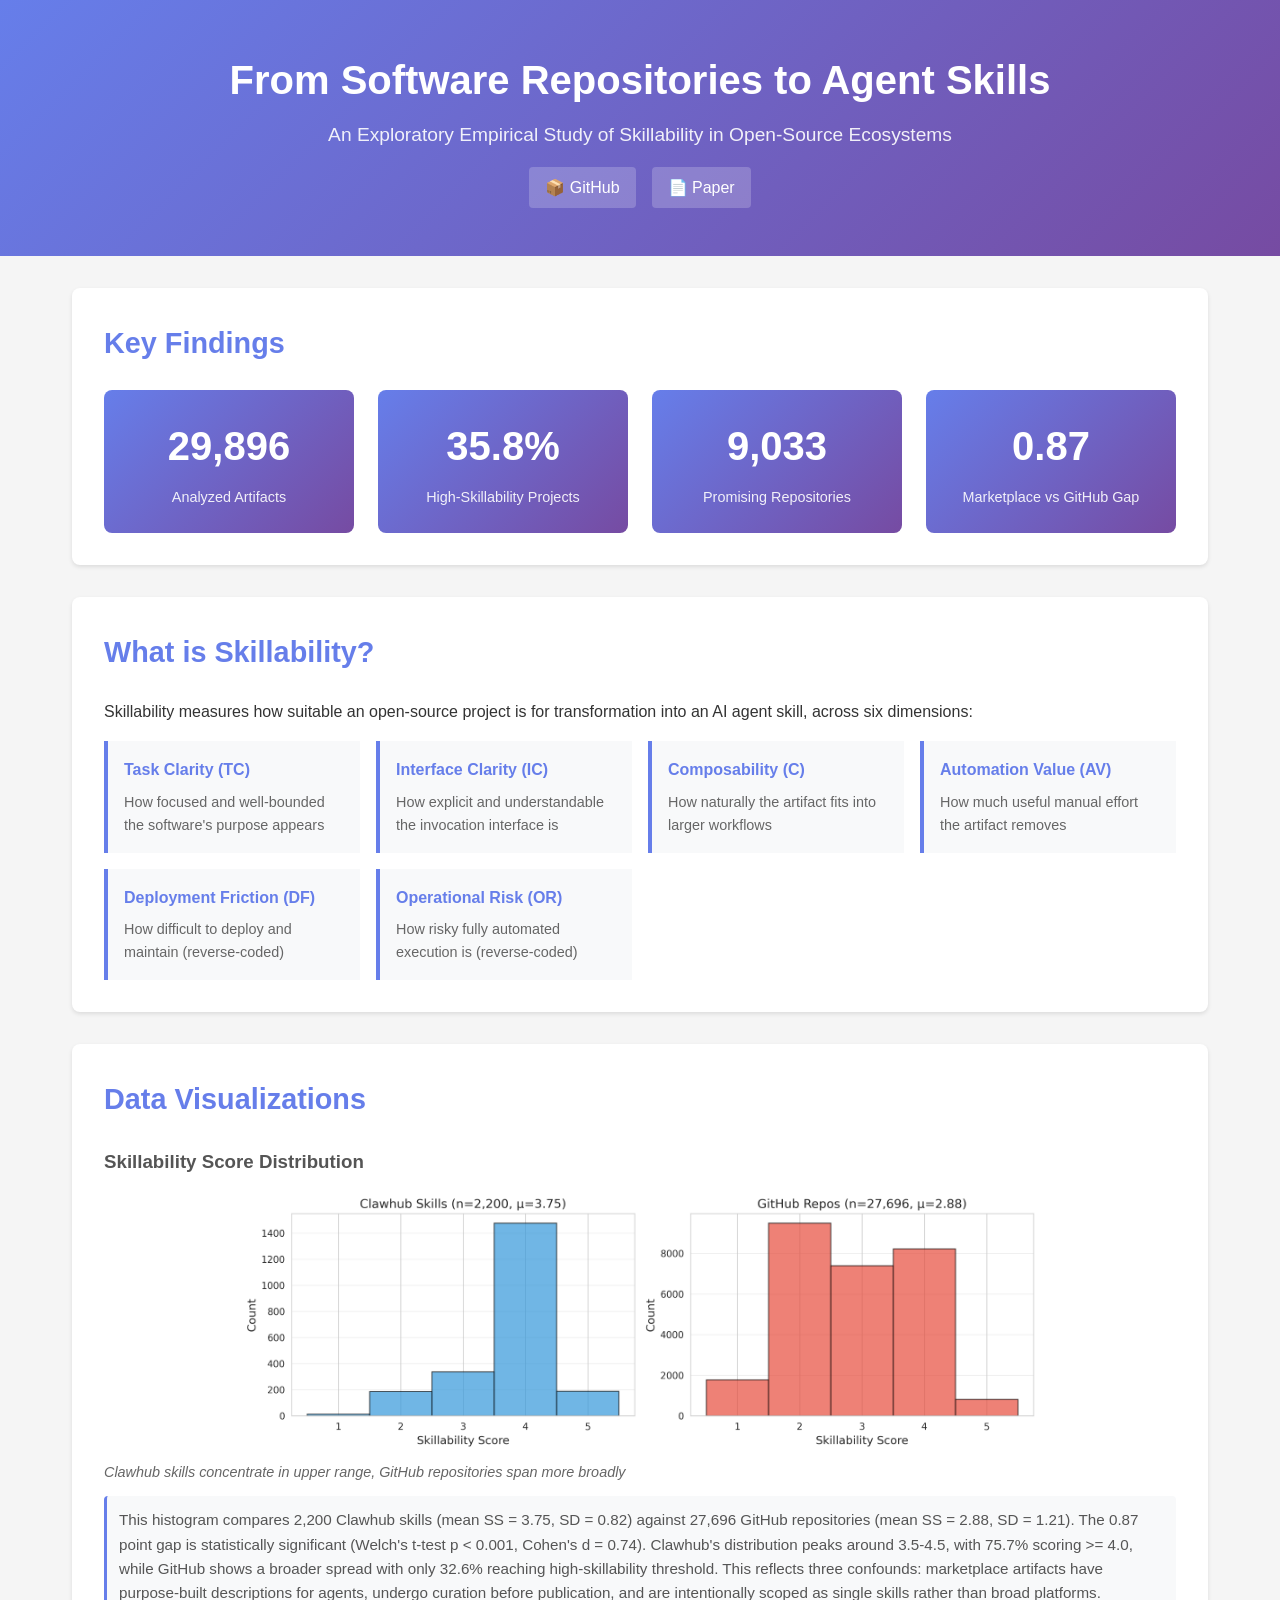
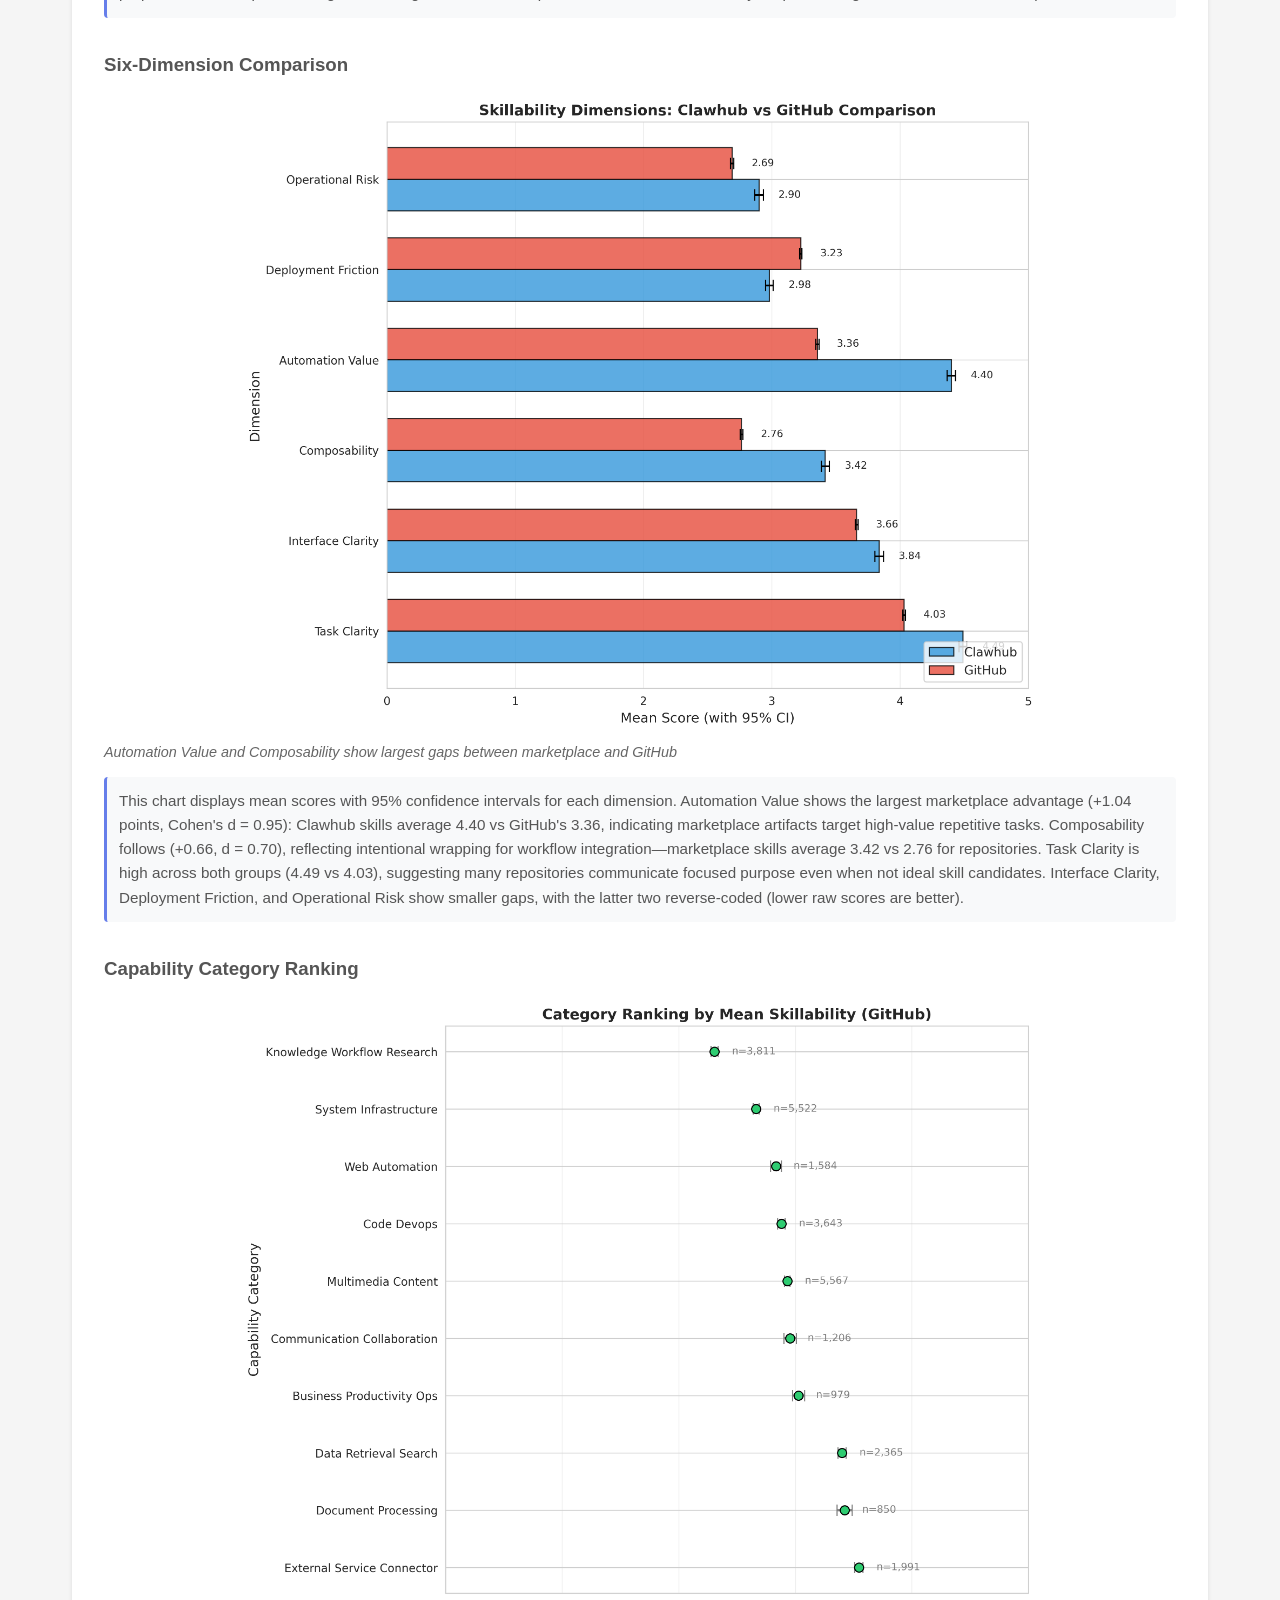
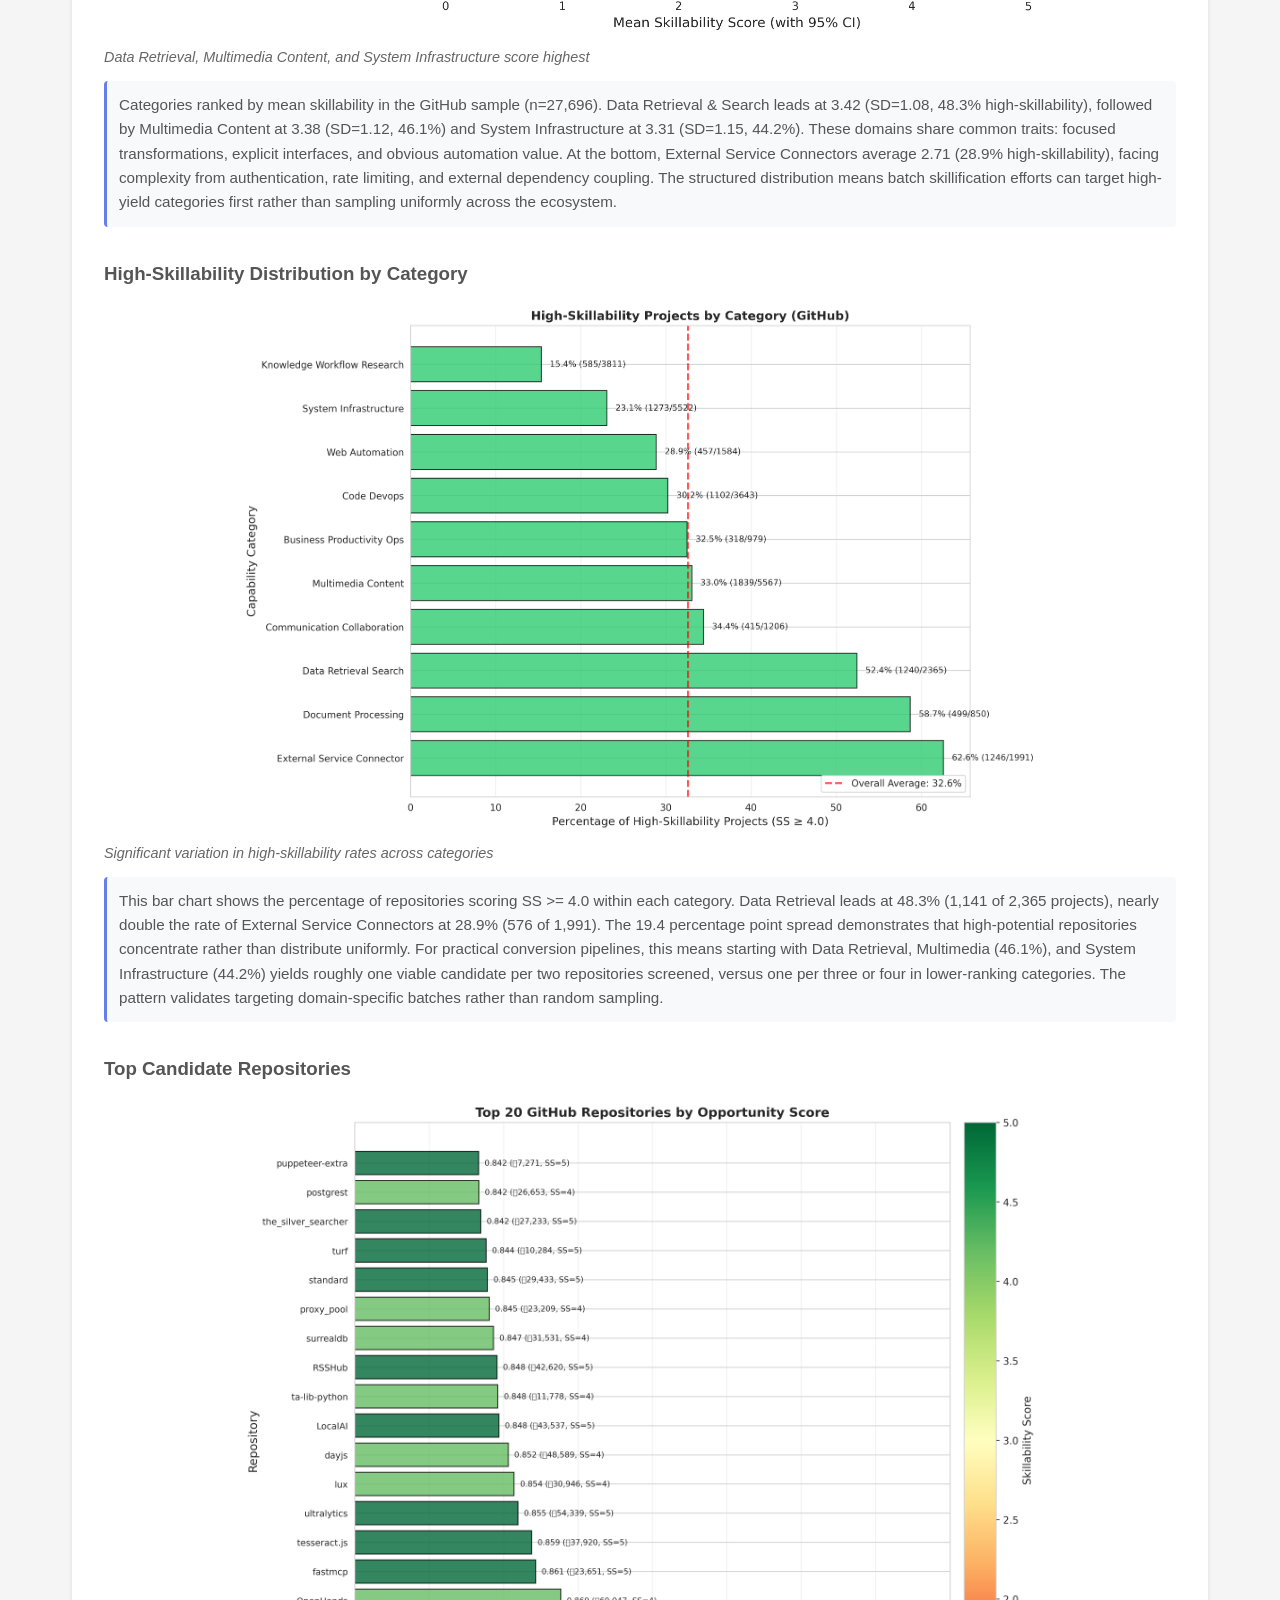
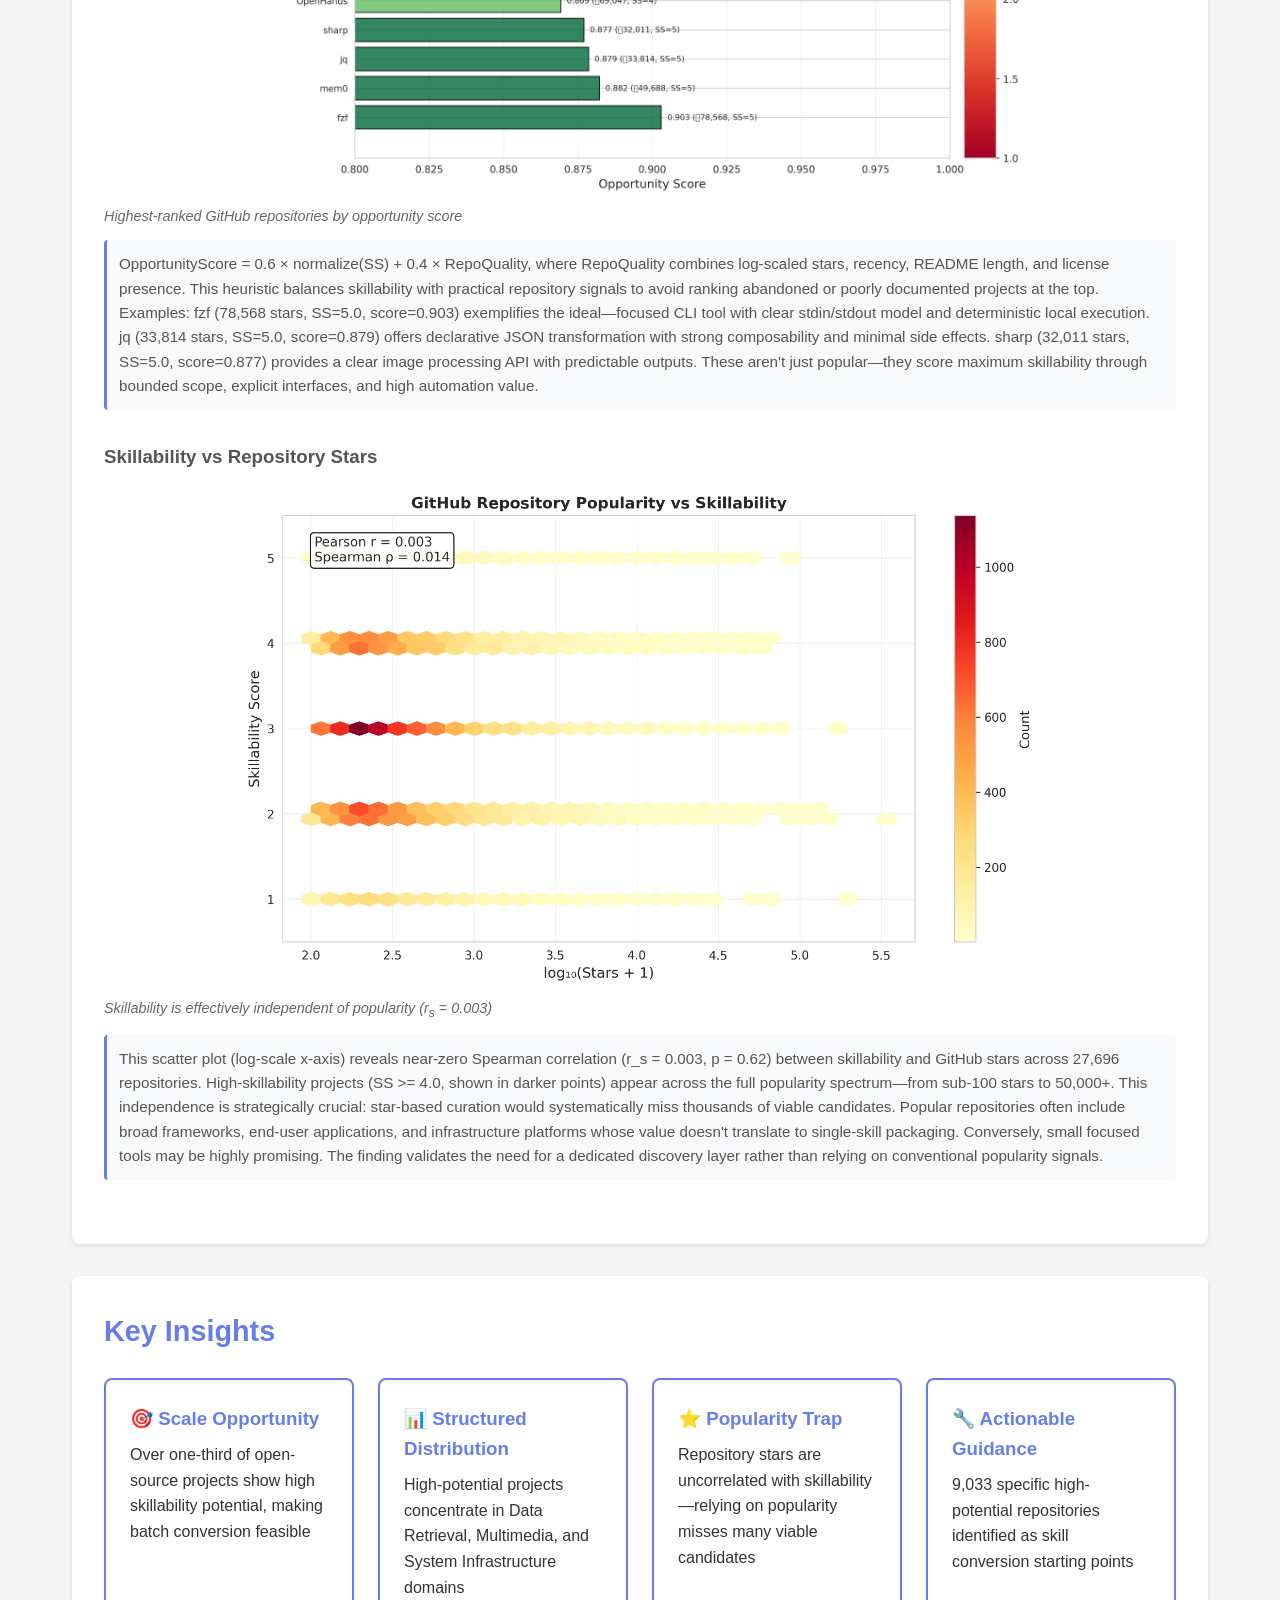
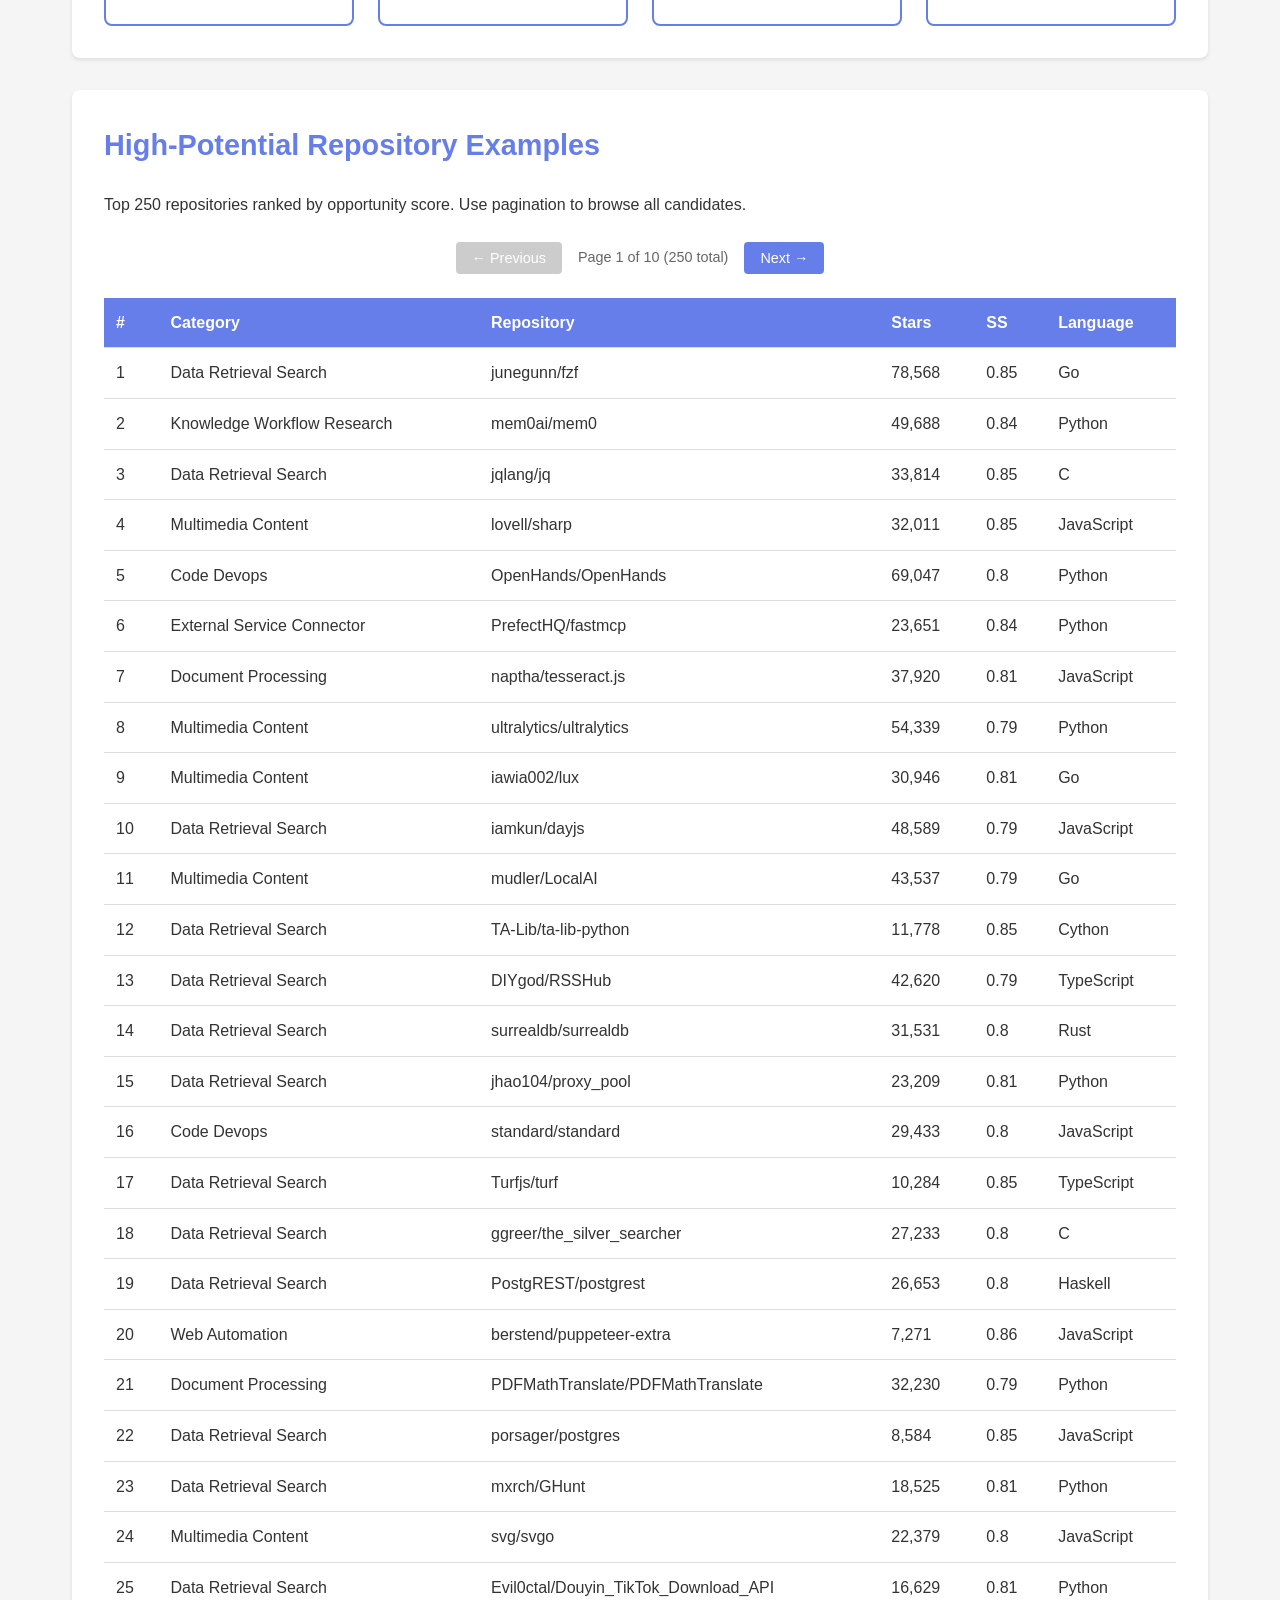
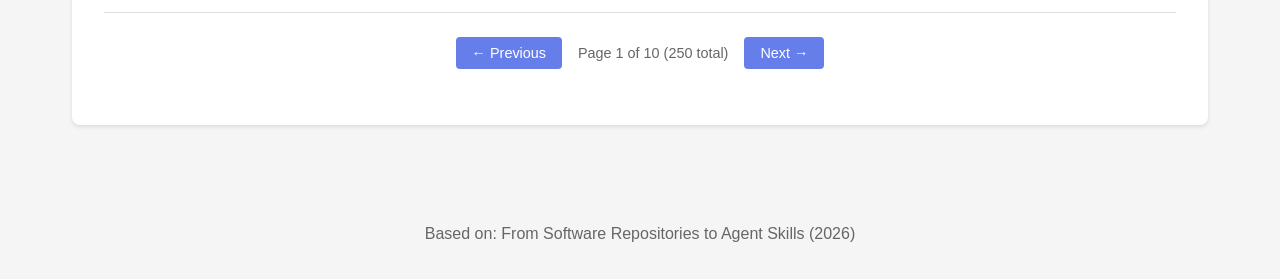
<file: docs/index.html>
<!DOCTYPE html>
<html lang="en">
<head>
    <meta charset="UTF-8">
    <meta name="viewport" content="width=device-width, initial-scale=1.0">
    <title>From Software Repositories to Agent Skills</title>
    <link rel="stylesheet" href="style.css">
</head>
<body>
    <header>
        <h1>From Software Repositories to Agent Skills</h1>
        <p class="subtitle">An Exploratory Empirical Study of Skillability in Open-Source Ecosystems</p>
        <div class="links">
            <a href="https://github.com/red0orange/repo2skill/blob/main" target="_blank">📦 GitHub</a>
            <a href="https://github.com/red0orange/repo2skill/blob/main/main.pdf" target="_blank">📄 Paper</a>
        </div>
    </header>

    <main>
        <section class="key-findings">
            <h2>Key Findings</h2>
            <div class="stats">
                <div class="stat-card">
                    <div class="stat-number">29,896</div>
                    <div class="stat-label">Analyzed Artifacts</div>
                </div>
                <div class="stat-card">
                    <div class="stat-number">35.8%</div>
                    <div class="stat-label">High-Skillability Projects</div>
                </div>
                <div class="stat-card">
                    <div class="stat-number">9,033</div>
                    <div class="stat-label">Promising Repositories</div>
                </div>
                <div class="stat-card">
                    <div class="stat-number">0.87</div>
                    <div class="stat-label">Marketplace vs GitHub Gap</div>
                </div>
            </div>
        </section>

        <section class="concept">
            <h2>What is Skillability?</h2>
            <p>Skillability measures how suitable an open-source project is for transformation into an AI agent skill, across six dimensions:</p>
            <div class="dimensions">
                <div class="dimension">
                    <h3>Task Clarity (TC)</h3>
                    <p>How focused and well-bounded the software's purpose appears</p>
                </div>
                <div class="dimension">
                    <h3>Interface Clarity (IC)</h3>
                    <p>How explicit and understandable the invocation interface is</p>
                </div>
                <div class="dimension">
                    <h3>Composability (C)</h3>
                    <p>How naturally the artifact fits into larger workflows</p>
                </div>
                <div class="dimension">
                    <h3>Automation Value (AV)</h3>
                    <p>How much useful manual effort the artifact removes</p>
                </div>
                <div class="dimension">
                    <h3>Deployment Friction (DF)</h3>
                    <p>How difficult to deploy and maintain (reverse-coded)</p>
                </div>
                <div class="dimension">
                    <h3>Operational Risk (OR)</h3>
                    <p>How risky fully automated execution is (reverse-coded)</p>
                </div>
            </div>
        </section>

        <section class="visualizations">
            <h2>Data Visualizations</h2>

            <div class="viz-item">
                <h3>Skillability Score Distribution</h3>
                <img src="assets/fig1_skillability_distribution.png" alt="Skillability Score Distribution">
                <p class="caption">Clawhub skills concentrate in upper range, GitHub repositories span more broadly</p>
                <p class="explanation">This histogram compares 2,200 Clawhub skills (mean SS = 3.75, SD = 0.82) against 27,696 GitHub repositories (mean SS = 2.88, SD = 1.21). The 0.87 point gap is statistically significant (Welch's t-test p < 0.001, Cohen's d = 0.74). Clawhub's distribution peaks around 3.5-4.5, with 75.7% scoring >= 4.0, while GitHub shows a broader spread with only 32.6% reaching high-skillability threshold. This reflects three confounds: marketplace artifacts have purpose-built descriptions for agents, undergo curation before publication, and are intentionally scoped as single skills rather than broad platforms.</p>
            </div>

            <div class="viz-item">
                <h3>Six-Dimension Comparison</h3>
                <img src="assets/fig_new1_dimension_comparison_ci.png" alt="Dimension Comparison">
                <p class="caption">Automation Value and Composability show largest gaps between marketplace and GitHub</p>
                <p class="explanation">This chart displays mean scores with 95% confidence intervals for each dimension. Automation Value shows the largest marketplace advantage (+1.04 points, Cohen's d = 0.95): Clawhub skills average 4.40 vs GitHub's 3.36, indicating marketplace artifacts target high-value repetitive tasks. Composability follows (+0.66, d = 0.70), reflecting intentional wrapping for workflow integration—marketplace skills average 3.42 vs 2.76 for repositories. Task Clarity is high across both groups (4.49 vs 4.03), suggesting many repositories communicate focused purpose even when not ideal skill candidates. Interface Clarity, Deployment Friction, and Operational Risk show smaller gaps, with the latter two reverse-coded (lower raw scores are better).</p>
            </div>

            <div class="viz-item">
                <h3>Capability Category Ranking</h3>
                <img src="assets/fig_new2_category_ranking.png" alt="Category Ranking">
                <p class="caption">Data Retrieval, Multimedia Content, and System Infrastructure score highest</p>
                <p class="explanation">Categories ranked by mean skillability in the GitHub sample (n=27,696). Data Retrieval & Search leads at 3.42 (SD=1.08, 48.3% high-skillability), followed by Multimedia Content at 3.38 (SD=1.12, 46.1%) and System Infrastructure at 3.31 (SD=1.15, 44.2%). These domains share common traits: focused transformations, explicit interfaces, and obvious automation value. At the bottom, External Service Connectors average 2.71 (28.9% high-skillability), facing complexity from authentication, rate limiting, and external dependency coupling. The structured distribution means batch skillification efforts can target high-yield categories first rather than sampling uniformly across the ecosystem.</p>
            </div>

            <div class="viz-item">
                <h3>High-Skillability Distribution by Category</h3>
                <img src="assets/fig_new3_high_skillability_by_category.png" alt="High Skillability by Category">
                <p class="caption">Significant variation in high-skillability rates across categories</p>
                <p class="explanation">This bar chart shows the percentage of repositories scoring SS >= 4.0 within each category. Data Retrieval leads at 48.3% (1,141 of 2,365 projects), nearly double the rate of External Service Connectors at 28.9% (576 of 1,991). The 19.4 percentage point spread demonstrates that high-potential repositories concentrate rather than distribute uniformly. For practical conversion pipelines, this means starting with Data Retrieval, Multimedia (46.1%), and System Infrastructure (44.2%) yields roughly one viable candidate per two repositories screened, versus one per three or four in lower-ranking categories. The pattern validates targeting domain-specific batches rather than random sampling.</p>
            </div>

            <div class="viz-item">
                <h3>Top Candidate Repositories</h3>
                <img src="assets/fig_new4_top_opportunities.png" alt="Top Opportunities">
                <p class="caption">Highest-ranked GitHub repositories by opportunity score</p>
                <p class="explanation">OpportunityScore = 0.6 × normalize(SS) + 0.4 × RepoQuality, where RepoQuality combines log-scaled stars, recency, README length, and license presence. This heuristic balances skillability with practical repository signals to avoid ranking abandoned or poorly documented projects at the top. Examples: fzf (78,568 stars, SS=5.0, score=0.903) exemplifies the ideal—focused CLI tool with clear stdin/stdout model and deterministic local execution. jq (33,814 stars, SS=5.0, score=0.879) offers declarative JSON transformation with strong composability and minimal side effects. sharp (32,011 stars, SS=5.0, score=0.877) provides a clear image processing API with predictable outputs. These aren't just popular—they score maximum skillability through bounded scope, explicit interfaces, and high automation value.</p>
            </div>

            <div class="viz-item">
                <h3>Skillability vs Repository Stars</h3>
                <img src="assets/fig8_stars_vs_skillability.png" alt="Stars vs Skillability">
                <p class="caption">Skillability is effectively independent of popularity (r<sub>s</sub> = 0.003)</p>
                <p class="explanation">This scatter plot (log-scale x-axis) reveals near-zero Spearman correlation (r_s = 0.003, p = 0.62) between skillability and GitHub stars across 27,696 repositories. High-skillability projects (SS >= 4.0, shown in darker points) appear across the full popularity spectrum—from sub-100 stars to 50,000+. This independence is strategically crucial: star-based curation would systematically miss thousands of viable candidates. Popular repositories often include broad frameworks, end-user applications, and infrastructure platforms whose value doesn't translate to single-skill packaging. Conversely, small focused tools may be highly promising. The finding validates the need for a dedicated discovery layer rather than relying on conventional popularity signals.</p>
            </div>
        </section>

        <section class="insights">
            <h2>Key Insights</h2>
            <div class="insight-grid">
                <div class="insight-card">
                    <h3>🎯 Scale Opportunity</h3>
                    <p>Over one-third of open-source projects show high skillability potential, making batch conversion feasible</p>
                </div>
                <div class="insight-card">
                    <h3>📊 Structured Distribution</h3>
                    <p>High-potential projects concentrate in Data Retrieval, Multimedia, and System Infrastructure domains</p>
                </div>
                <div class="insight-card">
                    <h3>⭐ Popularity Trap</h3>
                    <p>Repository stars are uncorrelated with skillability—relying on popularity misses many viable candidates</p>
                </div>
                <div class="insight-card">
                    <h3>🔧 Actionable Guidance</h3>
                    <p>9,033 specific high-potential repositories identified as skill conversion starting points</p>
                </div>
            </div>
        </section>

        <section class="examples">
            <h2>High-Potential Repository Examples</h2>
            <p>Top 250 repositories ranked by opportunity score. Use pagination to browse all candidates.</p>

            <div class="pagination-controls">
                <button id="prevBtn" onclick="changePage(-1)">← Previous</button>
                <span id="pageInfo"></span>
                <button id="nextBtn" onclick="changePage(1)">Next →</button>
            </div>

            <table id="repoTable">
                <thead>
                    <tr>
                        <th>#</th>
                        <th>Category</th>
                        <th>Repository</th>
                        <th>Stars</th>
                        <th>SS</th>
                        <th>Language</th>
                    </tr>
                </thead>
                <tbody id="repoTableBody">
                </tbody>
            </table>

            <div class="pagination-controls">
                <button onclick="changePage(-1)">← Previous</button>
                <span id="pageInfo2"></span>
                <button onclick="changePage(1)">Next →</button>
            </div>
        </section>
    </main>

    <footer>
        <p>Based on: From Software Repositories to Agent Skills (2026)</p>
    </footer>

    <script src="script.js"></script>
</body>
</html>
</file>
<file: docs/style.css>
* {
    margin: 0;
    padding: 0;
    box-sizing: border-box;
}

body {
    font-family: -apple-system, BlinkMacSystemFont, "Segoe UI", Roboto, "Helvetica Neue", Arial, sans-serif;
    line-height: 1.6;
    color: #333;
    background: #f5f5f5;
}

header {
    background: linear-gradient(135deg, #667eea 0%, #764ba2 100%);
    color: white;
    padding: 3rem 2rem;
    text-align: center;
}

header h1 {
    font-size: 2.5rem;
    margin-bottom: 0.5rem;
}

.subtitle {
    font-size: 1.2rem;
    opacity: 0.9;
}

.links {
    margin-top: 1rem;
    display: flex;
    gap: 1rem;
    justify-content: center;
}

.links a {
    color: white;
    text-decoration: none;
    padding: 0.5rem 1rem;
    background: rgba(255,255,255,0.2);
    border-radius: 4px;
    transition: background 0.3s;
}

.links a:hover {
    background: rgba(255,255,255,0.3);
}

main {
    max-width: 1200px;
    margin: 0 auto;
    padding: 2rem;
}

section {
    background: white;
    margin-bottom: 2rem;
    padding: 2rem;
    border-radius: 8px;
    box-shadow: 0 2px 4px rgba(0,0,0,0.1);
}

h2 {
    color: #667eea;
    margin-bottom: 1.5rem;
    font-size: 1.8rem;
}

h3 {
    color: #555;
    margin-bottom: 0.5rem;
}

.stats {
    display: grid;
    grid-template-columns: repeat(auto-fit, minmax(200px, 1fr));
    gap: 1.5rem;
    margin-top: 1.5rem;
}

.stat-card {
    text-align: center;
    padding: 1.5rem;
    background: linear-gradient(135deg, #667eea 0%, #764ba2 100%);
    color: white;
    border-radius: 8px;
}

.stat-number {
    font-size: 2.5rem;
    font-weight: bold;
    margin-bottom: 0.5rem;
}

.stat-label {
    font-size: 0.9rem;
    opacity: 0.9;
}

.dimensions {
    display: grid;
    grid-template-columns: repeat(auto-fit, minmax(250px, 1fr));
    gap: 1rem;
    margin-top: 1rem;
}

.dimension {
    padding: 1rem;
    border-left: 4px solid #667eea;
    background: #f8f9fa;
}

.dimension h3 {
    font-size: 1rem;
    color: #667eea;
}

.dimension p {
    font-size: 0.9rem;
    color: #666;
}

.viz-item {
    margin-bottom: 2rem;
}

.viz-item img {
    max-width: 800px;
    width: 100%;
    height: auto;
    border-radius: 4px;
    margin-top: 1rem;
    display: block;
    margin-left: auto;
    margin-right: auto;
}

.caption {
    font-size: 0.9rem;
    color: #666;
    font-style: italic;
    margin-top: 0.5rem;
}

.explanation {
    font-size: 0.95rem;
    color: #555;
    margin-top: 0.75rem;
    line-height: 1.6;
    padding: 0.75rem;
    background: #f8f9fa;
    border-left: 3px solid #667eea;
    border-radius: 4px;
}

.insight-grid {
    display: grid;
    grid-template-columns: repeat(auto-fit, minmax(250px, 1fr));
    gap: 1.5rem;
}

.insight-card {
    padding: 1.5rem;
    border: 2px solid #667eea;
    border-radius: 8px;
}

.insight-card h3 {
    color: #667eea;
    margin-bottom: 0.5rem;
}

table {
    width: 100%;
    border-collapse: collapse;
    margin-top: 1rem;
}

th, td {
    padding: 0.75rem;
    text-align: left;
    border-bottom: 1px solid #ddd;
}

th {
    background: #667eea;
    color: white;
    font-weight: 600;
}

tr:hover {
    background: #f8f9fa;
}

.pagination-controls {
    display: flex;
    justify-content: center;
    align-items: center;
    gap: 1rem;
    margin: 1.5rem 0;
}

.pagination-controls button {
    padding: 0.5rem 1rem;
    background: #667eea;
    color: white;
    border: none;
    border-radius: 4px;
    cursor: pointer;
    font-size: 0.9rem;
}

.pagination-controls button:hover:not(:disabled) {
    background: #5568d3;
}

.pagination-controls button:disabled {
    background: #ccc;
    cursor: not-allowed;
}

.pagination-controls span {
    font-size: 0.9rem;
    color: #666;
}

footer {
    text-align: center;
    padding: 2rem;
    color: #666;
}

@media (max-width: 768px) {
    header h1 {
        font-size: 1.8rem;
    }

    .subtitle {
        font-size: 1rem;
    }

    main {
        padding: 1rem;
    }

    section {
        padding: 1.5rem;
    }
}
</file>
